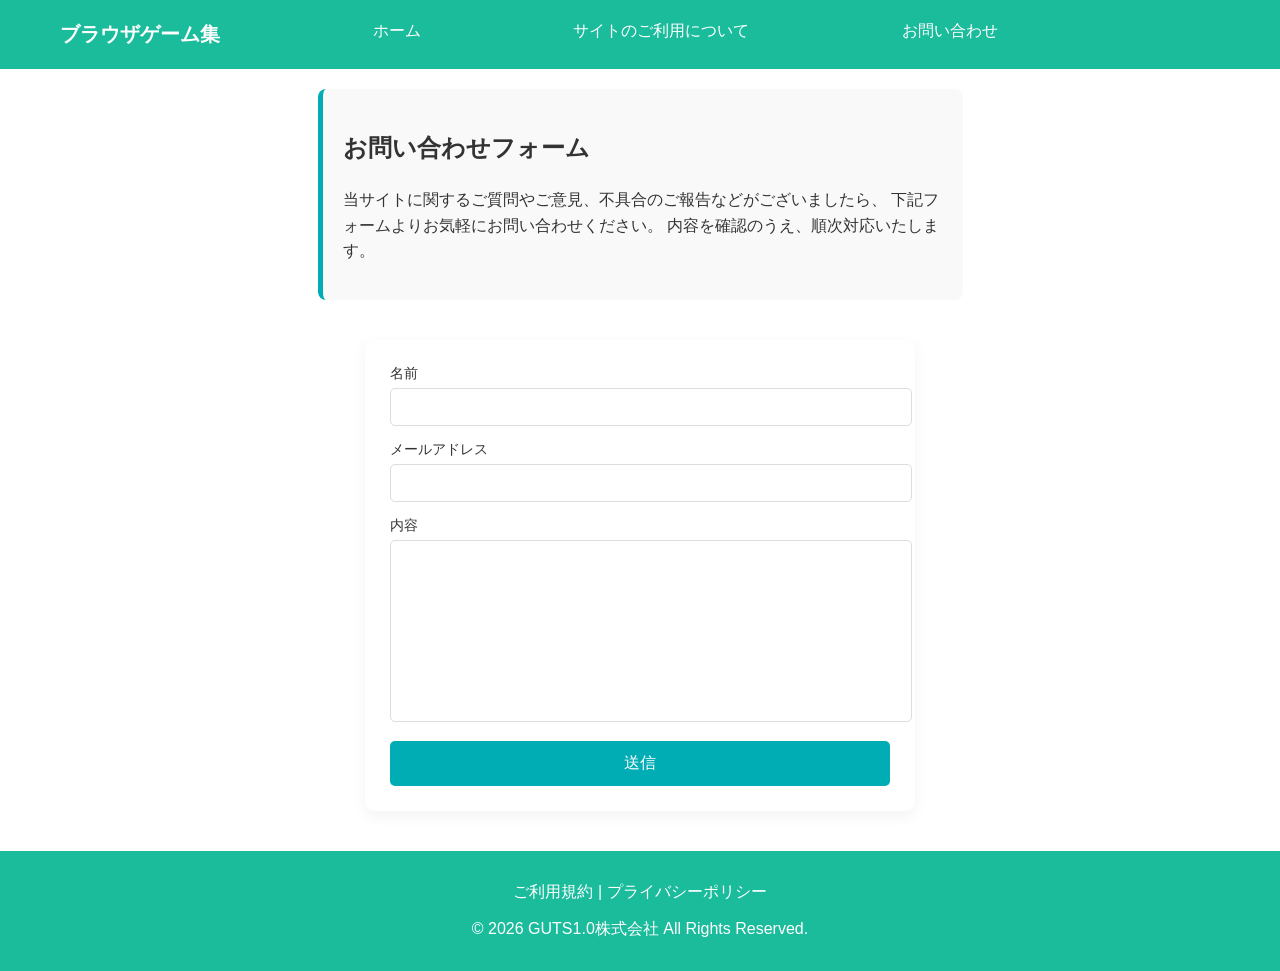
<file: html/contact.html>
<!DOCTYPE html>
<html lang="ja">
<head>
    <meta charset="UTF-8">
    <meta name="viewport" content="width=device-width, initial-scale=1.0">
    <title>お問い合わせ</title>
    <link rel="stylesheet" href="../css/contact-style.css">
</head>
<body>
    <header>
            <nav class="nav">
                <ul>
                    <li><a href="../index.html" class="logo">ブラウザゲーム集</a></li>
                    <li><a href="../index.html">ホーム</a></li>
                    <li><a href="about.html">サイトのご利用について</a></li>
                    <li><a href="contact.html">お問い合わせ</a></li>
                </ul>
            </nav>
    </header>
    <div class="content">
        <div class="contact-description">
            <h2>お問い合わせフォーム</h2>
            <p>
            当サイトに関するご質問やご意見、不具合のご報告などがございましたら、
            下記フォームよりお気軽にお問い合わせください。
            内容を確認のうえ、順次対応いたします。
            </p>
        </div>
        <form>
        <div>
            <label for="name">名前</label>
            <input type="text" id="name" name="name">
        </div>
        <div>
            <label for="email">メールアドレス</label>
            <input type="text" id="email" name="email">
        </div>
        <div>
            <label for="message">内容</label>
            <textarea type="text" id="message" name="message" rows="10" cols="40"></textarea>
        </div>
        <input type="submit" value="送信">
    </form>
    </div>
    
    <footer>
        <p><a href="terms.html">ご利用規約</a> | <a href="privacy.html">プライバシーポリシー</a></p>
        <p>&copy; 2026 GUTS1.0株式会社 All Rights Reserved.</p>
    </footer>
</body>
</html>
</file>
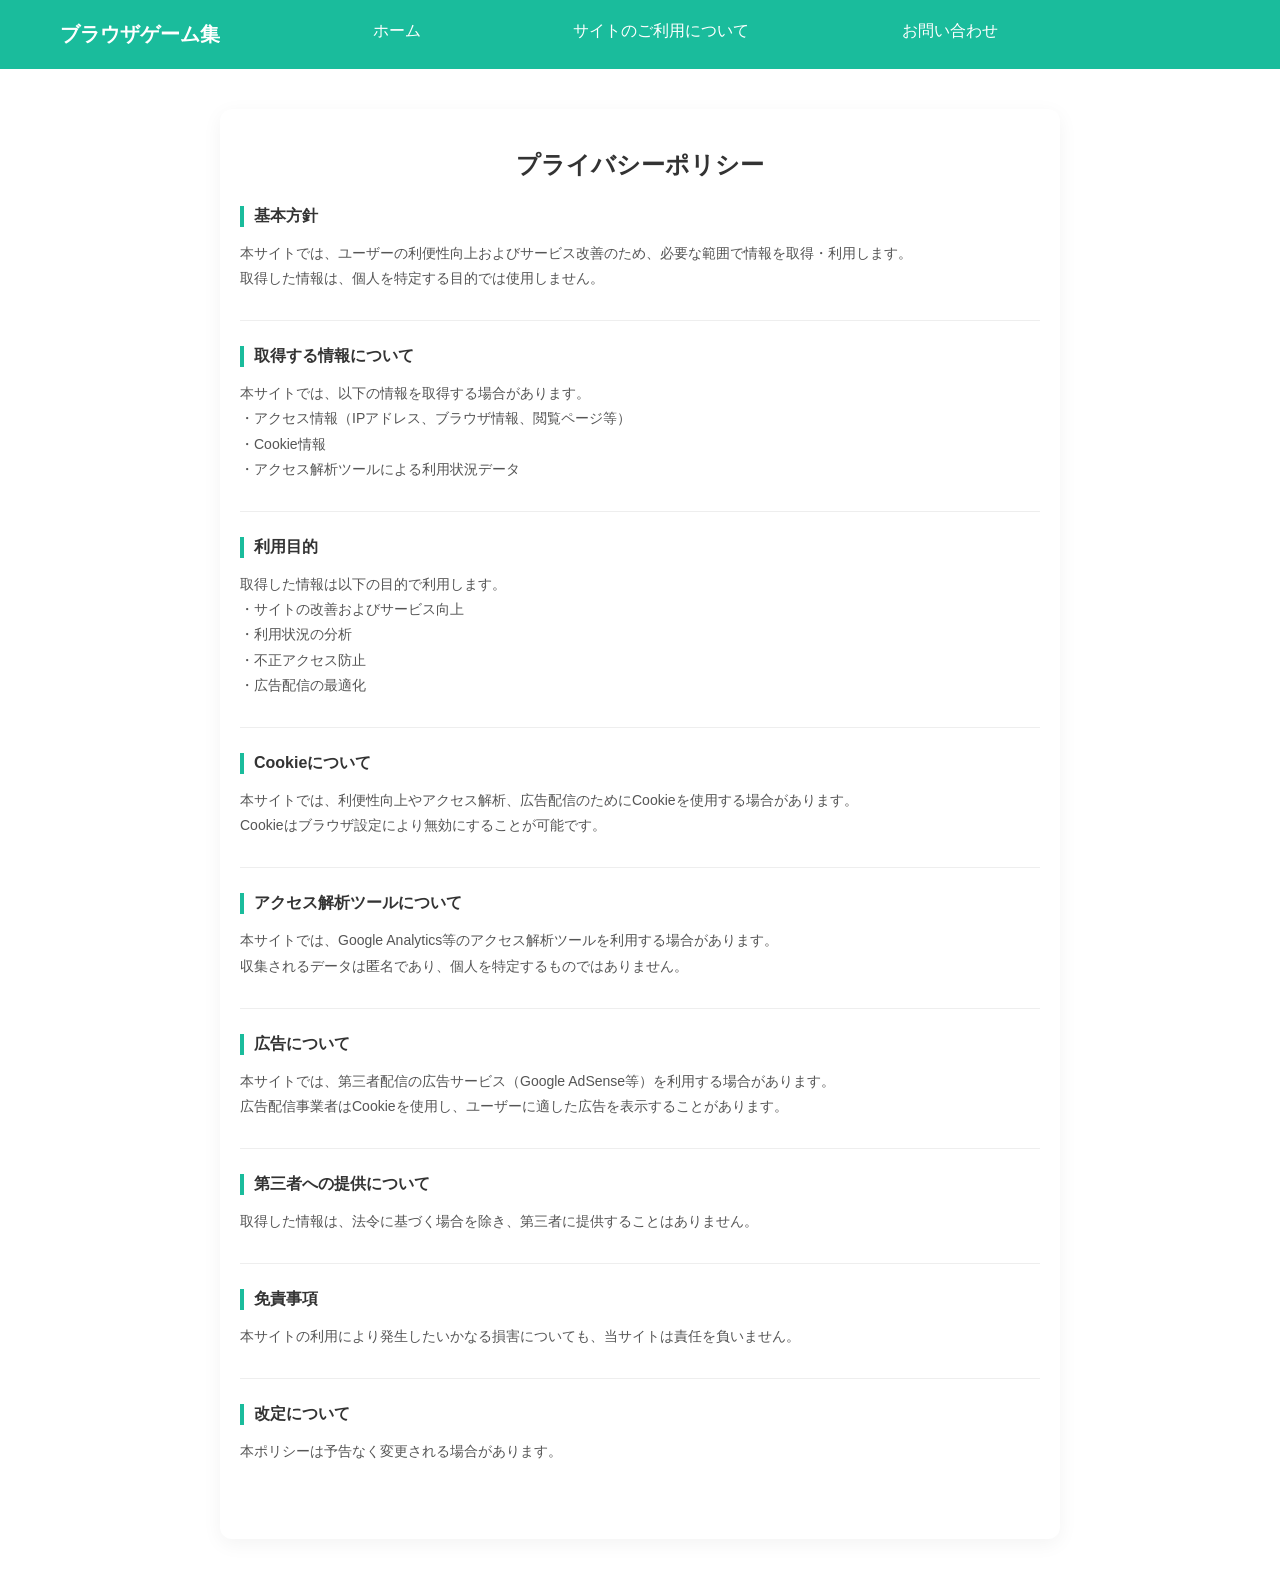
<file: html/privacy.html>
<!DOCTYPE html>
<html lang="ja">
<head>
    <meta charset="UTF-8">
    <meta name="viewport" content="width=device-width, initial-scale=1.0">
    <title>プライバシーポリシー</title>
    <link rel="stylesheet" href="../css/privacy-style.css">
</head>
<body>

    <header>
        <nav class="nav">
            <ul>
                <li><a href="../index.html" class="logo">ブラウザゲーム集</a></li>
                <li><a href="../index.html">ホーム</a></li>
                <li><a href="about.html">サイトのご利用について</a></li>
                <li><a href="contact.html">お問い合わせ</a></li>
            </ul>
        </nav>
    </header>

    <div class="content">
        <div class="privacy">
            <h2>プライバシーポリシー</h2>

            <div class="privacy-block">
            <h3>基本方針</h3>
            <p>
                本サイトでは、ユーザーの利便性向上およびサービス改善のため、必要な範囲で情報を取得・利用します。<br>
                取得した情報は、個人を特定する目的では使用しません。
            </p>
            </div>

            <div class="privacy-block">
            <h3>取得する情報について</h3>
            <p>
                本サイトでは、以下の情報を取得する場合があります。<br>
                ・アクセス情報（IPアドレス、ブラウザ情報、閲覧ページ等）<br>
                ・Cookie情報<br>
                ・アクセス解析ツールによる利用状況データ
            </p>
            </div>

            <div class="privacy-block">
            <h3>利用目的</h3>
            <p>
                取得した情報は以下の目的で利用します。<br>
                ・サイトの改善およびサービス向上<br>
                ・利用状況の分析<br>
                ・不正アクセス防止<br>
                ・広告配信の最適化
            </p>
            </div>

            <div class="privacy-block">
            <h3>Cookieについて</h3>
            <p>
                本サイトでは、利便性向上やアクセス解析、広告配信のためにCookieを使用する場合があります。<br>
                Cookieはブラウザ設定により無効にすることが可能です。
            </p>
            </div>

            <div class="privacy-block">
            <h3>アクセス解析ツールについて</h3>
            <p>
                本サイトでは、Google Analytics等のアクセス解析ツールを利用する場合があります。<br>
                収集されるデータは匿名であり、個人を特定するものではありません。
            </p>
            </div>

            <div class="privacy-block">
            <h3>広告について</h3>
            <p>
                本サイトでは、第三者配信の広告サービス（Google AdSense等）を利用する場合があります。<br>
                広告配信事業者はCookieを使用し、ユーザーに適した広告を表示することがあります。
            </p>
            </div>

            <div class="privacy-block">
            <h3>第三者への提供について</h3>
            <p>
                取得した情報は、法令に基づく場合を除き、第三者に提供することはありません。
            </p>
            </div>

            <div class="privacy-block">
            <h3>免責事項</h3>
            <p>
                本サイトの利用により発生したいかなる損害についても、当サイトは責任を負いません。
            </p>
            </div>

            <div class="privacy-block">
            <h3>改定について</h3>
            <p>
                本ポリシーは予告なく変更される場合があります。
            </p>
            </div>
        </div>
    </div>
</body>
</html>
</file>
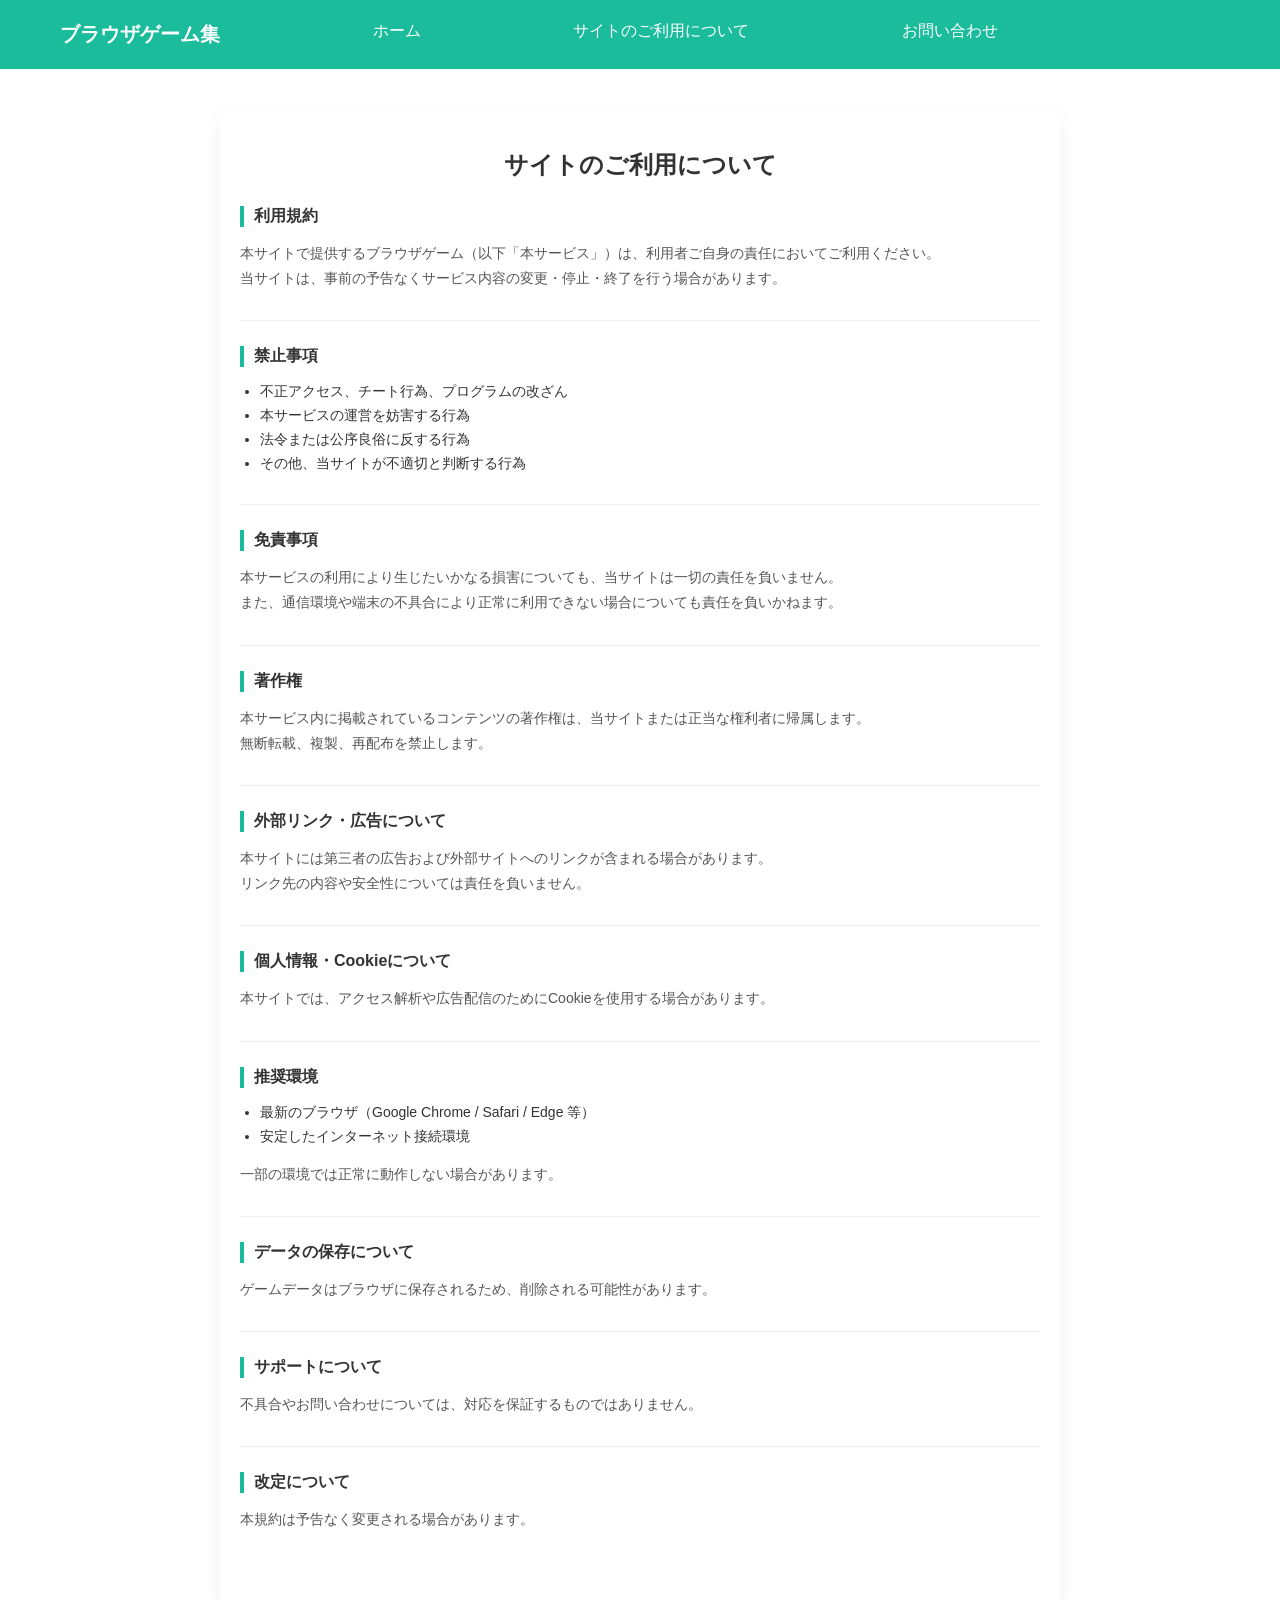
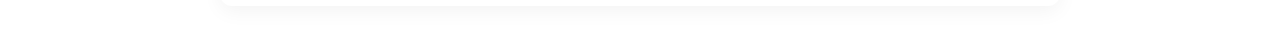
<file: html/terms.html>
<!DOCTYPE html>
<html lang="ja">
<head>
    <meta charset="UTF-8">
    <meta name="viewport" content="width=device-width, initial-scale=1.0">
    <title>ご利用規約</title>
    <link rel="stylesheet" href="../css/terms-style.css">
</head>
<body>
    
    <header>
        <nav class="nav">
            <ul>
                <li><a href="../index.html" class="logo">ブラウザゲーム集</a></li>
                <li><a href="../index.html">ホーム</a></li>
                <li><a href="about.html">サイトのご利用について</a></li>
                <li><a href="contact.html">お問い合わせ</a></li>
            </ul>
        </nav>
    </header>

    <div class="content">
        <div class="terms">
            <h2>サイトのご利用について</h2>

            <div class="terms-block">
                <h3>利用規約</h3>
                <p>
                本サイトで提供するブラウザゲーム（以下「本サービス」）は、利用者ご自身の責任においてご利用ください。<br>
                当サイトは、事前の予告なくサービス内容の変更・停止・終了を行う場合があります。
                </p>
            </div>

            <div class="terms-block">
                <h3>禁止事項</h3>
                <ul>
                <li>不正アクセス、チート行為、プログラムの改ざん</li>
                <li>本サービスの運営を妨害する行為</li>
                <li>法令または公序良俗に反する行為</li>
                <li>その他、当サイトが不適切と判断する行為</li>
                </ul>
            </div>

            <div class="terms-block">
                <h3>免責事項</h3>
                <p>
                本サービスの利用により生じたいかなる損害についても、当サイトは一切の責任を負いません。<br>
                また、通信環境や端末の不具合により正常に利用できない場合についても責任を負いかねます。
                </p>
            </div>

            <div class="terms-block">
                <h3>著作権</h3>
                <p>
                本サービス内に掲載されているコンテンツの著作権は、当サイトまたは正当な権利者に帰属します。<br>
                無断転載、複製、再配布を禁止します。
                </p>
            </div>

            <div class="terms-block">
                <h3>外部リンク・広告について</h3>
                <p>
                本サイトには第三者の広告および外部サイトへのリンクが含まれる場合があります。<br>
                リンク先の内容や安全性については責任を負いません。
                </p>
            </div>

            <div class="terms-block">
                <h3>個人情報・Cookieについて</h3>
                <p>
                本サイトでは、アクセス解析や広告配信のためにCookieを使用する場合があります。
                </p>
            </div>

            <div class="terms-block">
                <h3>推奨環境</h3>
                <ul>
                <li>最新のブラウザ（Google Chrome / Safari / Edge 等）</li>
                <li>安定したインターネット接続環境</li>
                </ul>
                <p>一部の環境では正常に動作しない場合があります。</p>
            </div>

            <div class="terms-block">
                <h3>データの保存について</h3>
                <p>
                ゲームデータはブラウザに保存されるため、削除される可能性があります。
                </p>
            </div>

            <div class="terms-block">
                <h3>サポートについて</h3>
                <p>
                不具合やお問い合わせについては、対応を保証するものではありません。
                </p>
            </div>

            <div class="terms-block">
                <h3>改定について</h3>
                <p>
                本規約は予告なく変更される場合があります。
                </p>
            </div>
        </div>
    </div>
</body>
</html>
</file>
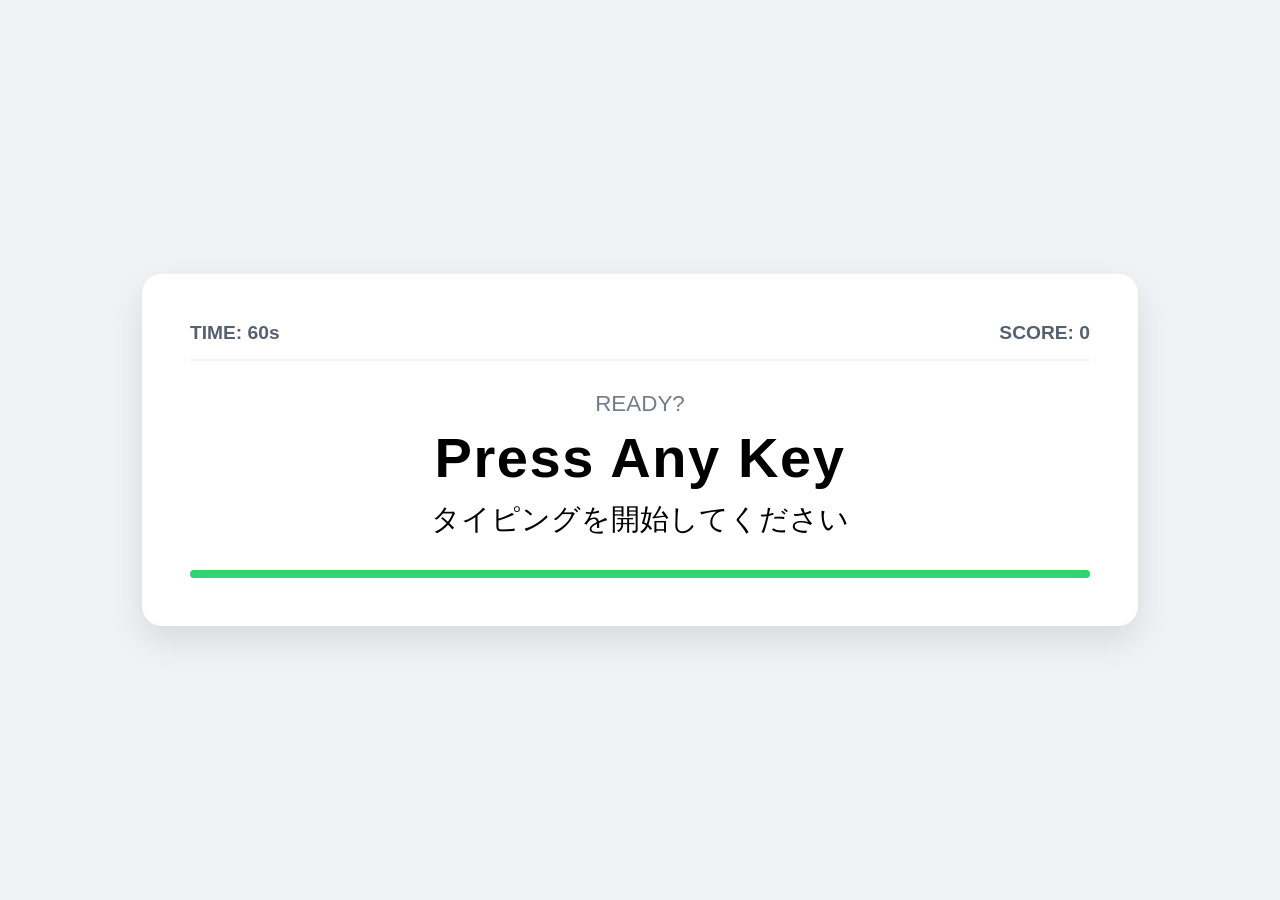
<file: html/春日井タイピングマスター.html>
<!DOCTYPE html>
<html lang="ja">

<head>
    <meta charset="UTF-8">
    <title>春日井タイピングマスター</title>
    <style>
        :root {
            --primary: #2ed573;
            --danger: #ff4757;
            --bg: #f1f2f6;
            --text: #2f3542;
        }

        body {
            font-family: 'Segoe UI', Meiryo, sans-serif;
            display: flex;
            flex-direction: column;
            align-items: center;
            justify-content: center;
            height: 100vh;
            background-color: var(--bg);
            margin: 0;
            transition: background-color 0.2s;
            overflow: hidden;
        }

        .container {
            background: white;
            padding: 3rem;
            border-radius: 20px;
            box-shadow: 0 15px 35px rgba(0, 0, 0, 0.1);
            text-align: center;
            width: 85%;
            max-width: 900px;
            position: relative;
        }

        #combo-container {
            position: absolute;
            top: 20px;
            right: 30px;
            font-weight: bold;
            font-style: italic;
            color: var(--primary);
            font-size: 1.5rem;
            opacity: 0;
            transform: scale(1);
            transition: all 0.1s cubic-bezier(0.175, 0.885, 0.32, 1.275);
        }

        .stats {
            display: flex;
            justify-content: space-between;
            font-size: 1.2rem;
            font-weight: bold;
            color: #57606f;
            margin-bottom: 30px;
            padding-bottom: 15px;
            border-bottom: 2px solid #f1f2f6;
        }

        #score-wrapper {
            position: relative;
        }

        #score-plus {
            position: absolute;
            right: -25px;
            top: -10px;
            color: var(--primary);
            font-size: 0.9rem;
            opacity: 0;
        }

        #kanji-display {
            font-size: 1.4rem;
            color: #747d8c;
            margin-bottom: 5px;
            min-height: 1.8rem;
        }

        #word-display {
            font-size: 3.5rem;
            font-weight: 800;
            margin-bottom: 10px;
            white-space: nowrap;
            letter-spacing: 0.1rem;
            transition: transform 0.05s;
        }

        #roma-guide-display {
            font-size: 1.8rem;
            font-family: 'Consolas', 'Monaco', monospace;
            min-height: 2.2rem;
            margin-bottom: 30px;
            white-space: nowrap;
        }

        .timer-bar-container {
            width: 100%;
            height: 8px;
            background: #dfe4ea;
            border-radius: 4px;
            margin-top: 20px;
        }

        #timer-bar {
            width: 100%;
            height: 100%;
            background: var(--primary);
            border-radius: 4px;
            transition: width 1s linear;
        }

        .pop {
            transform: scale(1.05);
        }

        .score-up {
            animation: scoreUp 0.4s ease-out;
        }

        @keyframes scoreUp {
            0% {
                opacity: 1;
                transform: translateY(0);
            }

            100% {
                opacity: 0;
                transform: translateY(-20px);
            }
        }

        .miss-flash {
            background-color: #fab1a0 !important;
        }

        #result-rank {
            font-size: 2.5rem;
            font-weight: bold;
            margin: 15px 0;
            color: #ffa502;
        }
    </style>
</head>

<body>

    <div class="container" id="main-container">
        <div id="combo-container"><span id="combo-count">0</span> COMBO</div>

        <div class="stats">
            <div>TIME: <span id="timer">60</span>s</div>
            <div id="score-wrapper">
                SCORE: <span id="score">0</span>
                <span id="score-plus">+1</span>
            </div>
        </div>

        <div id="kanji-display">READY?</div>
        <div id="word-display">Press Any Key</div>
        <div id="roma-guide-display">タイピングを開始してください</div>

        <div class="timer-bar-container">
            <div id="timer-bar"></div>
        </div>
    </div>

    <script>
        const wordList = [
            { kanji: "いろんなしごと春日井", hira: "いろんなしごとかすがい" },
            { kanji: "富士山", hira: "ふじさん" },
            { kanji: "ポスト", hira: "ぽすと" },
            { kanji: "お茶", hira: "おちゃ" },
            { kanji: "コーヒー", hira: "こーひー" },
            { kanji: "新聞紙", hira: "しんぶんし" },
            { kanji: "パソコン", hira: "ぱそこん" },
            { kanji: "加藤さん", hira: "かとうさん" },
            { kanji: "春日井市", hira: "かすがいし" },
            { kanji: "車椅子", hira: "くるまいす" },
            { kanji: "介助犬", hira: "かいじょけん" },
            { kanji: "プログラミング", hira: "ぷろぐらみんぐ" },
            { kanji: "落合公園", hira: "おちあいこうえん" },
            { kanji: "博物館明治村", hira: "はくぶつかんめいじむら" },
            { kanji: "織田信長", hira: "おだのぶなが" },
            { kanji: "豊臣秀吉", hira: "とよとみひでよし" },
            { kanji: "徳川家康", hira: "とくがわいえやす" },
            { kanji: "サボテンのまち", hira: "さぼてんのまち" },
            { kanji: "犬", hira: "いぬ" },
            { kanji: "猫", hira: "ねこ" },
            { kanji: "タヌキ", hira: "たぬき" },
            { kanji: "車", hira: "くるま" },
            { kanji: "電車", hira: "でんしゃ" },
            { kanji: "タイピング", hira: "たいぴんぐ" },
            { kanji: "ぬいぐるみ", hira: "ぬいぐるみ" },
            { kanji: "鉛筆", hira: "えんぴつ" },
            { kanji: "消しゴム", hira: "けしごむ" },
            { kanji: "筋肉", hira: "きんにく" },
            { kanji: "飛行機", hira: "ひこうき" },
            { kanji: "小野道風", hira: "おののとうふう" },
            { kanji: "ケローナ通り", hira: "けろーなどおり" },
            { kanji: "鳥居松", hira: "とりいまつ" },
            { kanji: "剣道", hira: "けんどう" },
            { kanji: "高蔵寺", hira: "こうぞうじ" },
            { kanji: "勝川", hira: "かちがわ" },
            { kanji: "八田川", hira: "はったがわ" },
            { kanji: "埴輪", hira: "はにわ" },
            { kanji: "グリーンピア春日井", hira: "ぐりーんぴあかすがい" },
            { kanji: "愛岐トンネル群", hira: "あいぎとんねるぐん" },
            { kanji: "サンフロッグ春日井", hira: "さんふろっぐかすがい" },
            { kanji: "内々神社", hira: "うつつじんじゃ" },
            { kanji: "味美二子山古墳", hira: "あじよしふたごやまこふん" },
            { kanji: "朝宮公園", hira: "あさみやこうえん" },
            { kanji: "城嶺橋", hira: "しろがねばし" },
            { kanji: "玉野御嶽神社", hira: "たまのおんたけじんじゃ" },
            { kanji: "喫茶店", hira: "きっさてん" },
            { kanji: "タンポポ", hira: "たんぽぽ" },
            { kanji: "桜", hira: "さくら" },
            { kanji: "チューリップ", hira: "ちゅーりっぷ" },
            { kanji: "ウサギ", hira: "うさぎ" },
            { kanji: "愛知牧場", hira: "あいちぼくじょう" },
            { kanji: "掃除機", hira: "そうじき" },
            { kanji: "モップ", hira: "もっぷ" },
            { kanji: "カラオケ", hira: "からおけ" },
            { kanji: "ウィンドウ", hira: "うぃんどう" },
            { kanji: "ファイル", hira: "ふぁいる" },
            { kanji: "フォルダー", hira: "ふぉるだー" },
            { kanji: "ポートフォリオ", hira: "ぽーとふぉりお" },
            { kanji: "カブトムシ", hira: "かぶとむし" },
            { kanji: "クワガタ", hira: "くわがた" },
            { kanji: "てんとう虫", hira: "てんとうむし" },
            { kanji: "夏祭り", hira: "なつまつり" },
            { kanji: "納涼まつり", hira: "のうりょうまつり" },
            { kanji: "花火", hira: "はなび" },
            { kanji: "伊多波刀神社", hira: "いたはとじんじゃ" },
            { kanji: "円福寺", hira: "えんぷくじ" },
            { kanji: "弥勒山", hira: "みろくやま" },
            { kanji: "高御堂古墳", hira: "たかみどうこふん" },
            { kanji: "展望台", hira: "てんぼうだい" },
            { kanji: "水車", hira: "すいしゃ" },
        ];

        const romajiMap = {
            'あ': ['a'], 'い': ['i'], 'う': ['u'], 'え': ['e'], 'お': ['o'],
            'か': ['ka'], 'き': ['ki'], 'く': ['ku'], 'け': ['ke'], 'こ': ['ko'],
            'さ': ['sa'], 'し': ['shi', 'si', 'ci'], 'す': ['su'], 'せ': ['se'], 'そ': ['so'],
            'た': ['ta'], 'ち': ['chi', 'ti'], 'つ': ['tsu', 'tu'], 'て': ['te'], 'と': ['to'],
            'な': ['na'], 'に': ['ni'], 'ぬ': ['nu'], 'ね': ['ne'], 'の': ['no'],
            'は': ['ha'], 'ひ': ['hi'], 'ふ': ['fu', 'hu'], 'へ': ['he'], 'ほ': ['ho'],
            'ま': ['ma'], 'み': ['mi'], 'む': ['mu'], 'め': ['me'], 'も': ['mo'],
            'や': ['ya'], 'ゆ': ['yu'], 'よ': ['yo'],
            'ら': ['ra'], 'り': ['ri'], 'る': ['ru'], 'れ': ['re'], 'ろ': ['ro'],
            'わ': ['wa'], 'を': ['wo'], 'ん': ['n', 'nn'], 'ー': ['-'], 'っ': ['xtsu', 'tsu'],
            'が': ['ga'], 'ぎ': ['gi'], 'ぐ': ['gu'], 'げ': ['ge'], 'ご': ['go'],
            'ざ': ['za'], 'じ': ['ji', 'zi'], 'ず': ['zu'], 'ぜ': ['ze'], 'ぞ': ['zo'],
            'だ': ['da'], 'ぢ': ['di'], 'づ': ['du'], 'で': ['de'], 'ど': ['do'],
            'ば': ['ba'], 'び': ['bi'], 'ぶ': ['bu'], 'べ': ['be'], 'ぼ': ['bo'],
            'ぱ': ['pa'], 'ぴ': ['pi'], 'ぷ': ['pu'], 'ぺ': ['pe'], 'ぽ': ['po'],
            'きゃ': ['kya'], 'きゅ': ['kyu'], 'きょ': ['kyo'],
            'りゃ': ['rya'], 'りゅ': ['ryu'], 'りょ': ['ryo'],
            'しゃ': ['sha', 'sya'], 'しゅ': ['shu', 'syu'], 'しょ': ['sho', 'syo'],
            'ちゃ': ['cha', 'tya', 'cya'], 'ちゅ': ['chu', 'tyu', 'cyu'], 'ちょ': ['cho', 'tyo', 'cyo'],
            'じゃ': ['ja', 'jya', 'zya'], 'じゅ': ['ju', 'jyu', 'zyu'], 'じょ': ['jo', 'jyo', 'zyo'],
            'ふぁ': ['fa'], 'ふぃ': ['fi'], 'ふぇ': ['fe'], 'ふぉ': ['fo'],
            'うぃ': ['wi'], 'うぇ': ['we'], 'うぉ': ['wo'], 'うゅ': ['wyu'],
            'てぃ': ['thi'], 'とぅ': ['thu'], 'でぃ': ['di'], 'どぅ': ['du'],
            'ぁ': ['xa', 'la'], 'ぃ': ['xi', 'li'], 'ぇ': ['xe', 'le'], 'ぉ': ['xo', 'lo'],

        };

        let hiraIndex = 0, currentInput = "", typedFullRoma = "", currentWord = {};
        let score = 0, combo = 0, timeLeft = 60, isPlaying = false;
        let timerId = null, canRestart = true;

        const mainContainer = document.getElementById("main-container");
        const wordDisplay = document.getElementById("word-display");
        const scorePlus = document.getElementById("score-plus");

        function setWord() {
            const remainingList = wordList.filter(w => w !== currentWord);
            currentWord = remainingList[Math.floor(Math.random() * remainingList.length)];
            document.getElementById("kanji-display").innerText = currentWord.kanji;
            hiraIndex = 0; currentInput = ""; typedFullRoma = "";
            updateDisplay();
        }

        function updateDisplay() {
            wordDisplay.innerHTML = `<span style="color: #bdc3c7;">${currentWord.hira.substring(0, hiraIndex)}</span><span style="color: #333;">${currentWord.hira.substring(hiraIndex)}</span>`;

            let char1 = currentWord.hira[hiraIndex], char2 = currentWord.hira[hiraIndex + 1] || "";
            let p1 = romajiMap[char1] || [], p2 = romajiMap[char1 + char2] || [];

            if (char1 === 'っ' && char2 !== "") {
                const nextP = romajiMap[char2] || romajiMap[char2 + (currentWord.hira[hiraIndex + 2] || "")] || [];
                nextP.forEach(p => p2.push(p[0] + p));
            }
            const allP = p2.concat(p1);
            let matchedP = allP.find(p => p.startsWith(currentInput)) || allP[0] || "";

            let futureRoma = "", tempIdx = hiraIndex + (p2.some(p => p.startsWith(currentInput)) && currentInput !== "" ? 2 : 1);
            while (tempIdx < currentWord.hira.length) {
                let f1 = currentWord.hira[tempIdx], f2 = currentWord.hira[tempIdx + 1] || "";
                if (romajiMap[f1 + f2]) { futureRoma += romajiMap[f1 + f2][0]; tempIdx += 2; }
                else { futureRoma += (romajiMap[f1] ? romajiMap[f1][0] : ""); tempIdx += 1; }
            }

            document.getElementById("roma-guide-display").innerHTML = `<span style="color: #bdc3c7;">${typedFullRoma}</span><span style="color: var(--primary); font-weight: bold;">${currentInput}</span><span style="color: #444;">${matchedP.substring(currentInput.length)}</span><span style="color: #eee;">${futureRoma}</span>`;
        }

        function startGame() {
            isPlaying = true; canRestart = false; score = 0; combo = 0; timeLeft = 60;
            document.getElementById("score").innerText = score;
            document.getElementById("timer-bar").style.backgroundColor = "var(--primary)";
            setWord();
            timerId = setInterval(() => {
                timeLeft--;
                document.getElementById("timer").innerText = timeLeft;
                document.getElementById("timer-bar").style.width = (timeLeft / 60 * 100) + "%";
                if (timeLeft < 10) document.getElementById("timer-bar").style.backgroundColor = "var(--danger)";
                if (timeLeft <= 0) endGame();
            }, 1000);
        }

        function endGame() {
            isPlaying = false; clearInterval(timerId);
            const rankFunc = (s) => {
                if (s > 1500) return "★★★★★";
                if (s > 1000) return "★★★★";
                if (s > 600) return "★★★☆";
                if (s > 250) return "★★☆☆";
                if (s > 100) return "★☆☆☆";
                return "☆☆☆☆";
            };
            document.getElementById("kanji-display").innerText = "RESULT";
            wordDisplay.innerHTML = `<div id="result-rank">${rankFunc(score)}</div>`;
            document.getElementById("roma-guide-display").innerHTML = `スコア: ${score} | 最大コンボ: ${combo}`;
            setTimeout(() => { canRestart = true; document.getElementById("kanji-display").innerText = "Press Any Key to Retry"; }, 3000);
        }

        window.addEventListener('message', (e) => {
            if (!isPlaying) {
                if (e.data.type === 'start') { if (canRestart) startGame(); }
                return;
            }
        });

        window.addEventListener("keydown", (e) => {
            if (["Shift", "Control", "Alt"].includes(e.key)) return;
            if (!isPlaying) { if (canRestart) startGame(); return; }

            let key = e.key.toLowerCase();
            if (key === "ー") key = "-";

            let char1 = currentWord.hira[hiraIndex], char2 = currentWord.hira[hiraIndex + 1] || "";
            let p1 = romajiMap[char1] || [], p2 = romajiMap[char1 + char2] || [];
            if (char1 === 'っ' && char2 !== "") {
                const nextP = romajiMap[char2] || romajiMap[char2 + (currentWord.hira[hiraIndex + 2] || "")] || [];
                nextP.forEach(p => p2.push(p[0] + p));
            }

            const nextIn = currentInput + key;
            const matched = p2.concat(p1).find(p => p.startsWith(nextIn));

            if (matched) {
                currentInput = nextIn;
                combo++;
                let gain = 1 + Math.floor(combo / 10);
                score += gain;

                document.getElementById("score").innerText = score;
                scorePlus.innerText = "+" + gain;
                scorePlus.classList.remove("score-up");
                void scorePlus.offsetWidth;
                scorePlus.classList.add("score-up");

                wordDisplay.classList.add("pop");
                setTimeout(() => wordDisplay.classList.remove("pop"), 50);

                const cbCont = document.getElementById("combo-container");
                cbCont.style.opacity = 1;
                cbCont.style.transform = `scale(${1 + Math.min(combo / 100, 0.5)})`;
                document.getElementById("combo-count").innerText = combo;

                if (p2.includes(currentInput)) { typedFullRoma += currentInput; hiraIndex += 2; currentInput = ""; }
                else if (p1.includes(currentInput)) {
                    if (char1 === 'ん' && currentInput === 'n') {
                        const next = currentWord.hira[hiraIndex + 1];
                        if (!next || !['あ', 'い', 'う', 'え', 'お', 'な', 'に', 'ぬ', 'ね', 'の', 'や', 'ゆ', 'よ'].includes(next)) {
                            typedFullRoma += currentInput; hiraIndex += 1; currentInput = "";
                        }
                    } else { typedFullRoma += currentInput; hiraIndex += 1; currentInput = ""; }
                }

                if (hiraIndex >= currentWord.hira.length) setWord();
                else updateDisplay();
            } else {
                combo = 0;
                document.getElementById("combo-container").style.opacity = 0;
                mainContainer.classList.add("miss-flash");
                setTimeout(() => mainContainer.classList.remove("miss-flash"), 100);
            }
        });
    </script>
</body>

</html>
</file>
<file: css/contact-style.css>
/* 全体 */
body {
    margin: 0;
    font-family: sans-serif;
    background: #fff;
    color: #333;
}

/* ヘッダー */
header {
    background: #1abc9c;
    text-align: center;
    padding: 5px;
}

.logo {
    font-size: 20px;
    font-weight: bold;
}

.nav ul {
    display: flex;
    justify-content: space-between;
    list-style: none;
    width: 75%;
}

.nav a {
    margin-left: 15px;
    color: #fff;
    text-decoration: none;
}

.nav a:hover {
    text-decoration: underline;
}

/* メイン */
main {
    padding: 20px;
}

/* フッター */
footer {
    background: #1abc9c;
    color: #fff;
    text-align: center;
    padding: 15px;
}

footer a {
    color: #fff;
    text-decoration: none;
}

.contact-description {
    max-width: 600px;
    margin: 20px auto;
    padding: 20px;
    background: #f9f9f9;
    border-left: 5px solid #00adb5;
    border-radius: 8px;
    line-height: 1.6;
}

/* フォーム全体 */
form {
    max-width: 500px;
    margin: 40px auto;
    background: #fff;
    padding: 25px;
    border-radius: 10px;
    box-shadow: 0 5px 15px rgba(0,0,0,0.05);
}

/* 各入力ブロック */
form div {
    margin-bottom: 15px;
}

/* ラベル */
label {
    font-size: 14px;
    display: block;
    margin-bottom: 5px;
}

/* 入力欄 */
input, textarea {
    width: 100%;
    padding: 10px;
    border-radius: 5px;
    border: 1px solid #ddd;
    font-size: 14px;
    resize: none;
}

/* フォーカス時 */
input:focus, textarea:focus {
    outline: none;
    border-color: #00adb5;
}

/* 送信ボタン */
input[type="submit"] {
    background: #00adb5;
    color: #fff;
    border: none;
    padding: 12px;
    cursor: pointer;
    border-radius: 5px;
    font-size: 16px;
    transition: 0.3s;
}

input[type="submit"]:hover {
    background: #00cfcf;
}
</file>
<file: css/privacy-style.css>
/* 全体 */
body {
    margin: 0;
    font-family: sans-serif;
    background: #fff;
    color: #333;
}

/* ヘッダー */
header {
    background: #1abc9c;
    text-align: center;
    padding: 5px;
}

.logo {
    font-size: 20px;
    font-weight: bold;
}

.nav ul {
    display: flex;
    justify-content: space-between;
    list-style: none;
    width: 75%;
}

.nav a {
    margin-left: 15px;
    color: #fff;
    text-decoration: none;
}

.nav a:hover {
    text-decoration: underline;
}

.privacy {
  max-width: 800px;
  margin: 40px auto;
  padding: 20px;
  background: #fff;
  border-radius: 12px;
  box-shadow: 0 5px 20px rgba(0,0,0,0.05);
}

.privacy h2 {
  text-align: center;
  margin-bottom: 25px;
}

.privacy-block {
  margin-bottom: 25px;
  padding-bottom: 15px;
  border-bottom: 1px solid #eee;
}

.privacy-block:last-child {
  border-bottom: none;
}

.privacy-block h3 {
  margin-bottom: 10px;
  font-size: 16px;
  border-left: 4px solid #1abc9c;
  padding-left: 10px;
}

.privacy p {
  font-size: 14px;
  line-height: 1.8;
  color: #555;
}

.privacy ul {
  padding-left: 20px;
}

.privacy li {
  margin-bottom: 6px;
  font-size: 14px;
}

/* フッター */
footer {
    background: #1abc9c;
    color: #fff;
    text-align: center;
    padding: 15px;
}
</file>
<file: css/terms-style.css>
/* 全体 */
body {
    margin: 0;
    font-family: sans-serif;
    background: #fff;
    color: #333;
}

/* ヘッダー */
header {
    background: #1abc9c;
    text-align: center;
    padding: 5px;
}

.logo {
    font-size: 20px;
    font-weight: bold;
}

.nav ul {
    display: flex;
    justify-content: space-between;
    list-style: none;
    width: 75%;
}

.nav a {
    margin-left: 15px;
    color: #fff;
    text-decoration: none;
}

.nav a:hover {
    text-decoration: underline;
}

.terms {
  max-width: 800px;
  margin: 40px auto;
  padding: 20px;
  background: #fff;
  border-radius: 12px;
  box-shadow: 0 5px 20px rgba(0,0,0,0.05);
}

.terms h2 {
  text-align: center;
  margin-bottom: 25px;
}

.terms-block {
  margin-bottom: 25px;
  padding-bottom: 15px;
  border-bottom: 1px solid #eee;
}

.terms-block:last-child {
  border-bottom: none;
}

.terms-block h3 {
  margin-bottom: 10px;
  font-size: 16px;
  border-left: 4px solid #1abc9c;
  padding-left: 10px;
}

.terms p {
  font-size: 14px;
  line-height: 1.8;
  color: #555;
}

.terms ul {
  padding-left: 20px;
}

.terms li {
  margin-bottom: 6px;
  font-size: 14px;
}

/* フッター */
footer {
    background: #1abc9c;
    color: #fff;
    text-align: center;
    padding: 15px;
}
</file>
